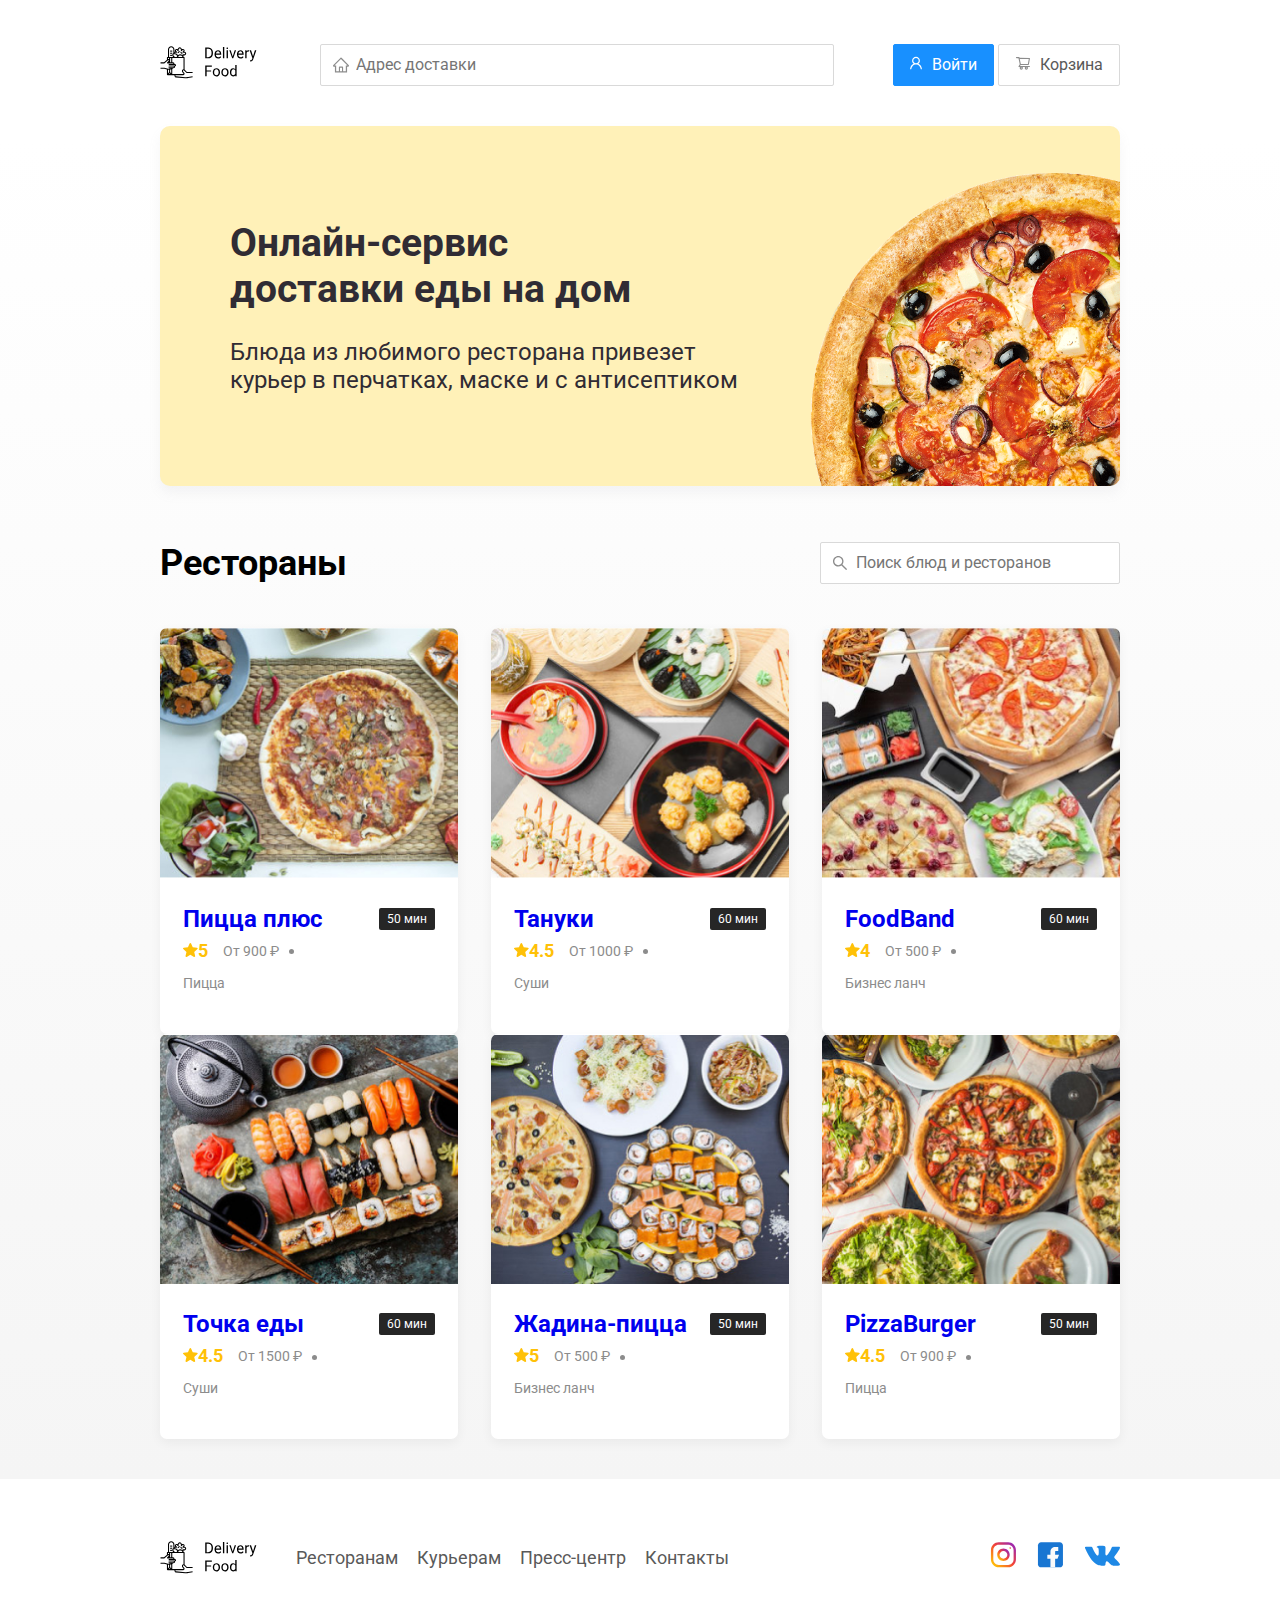
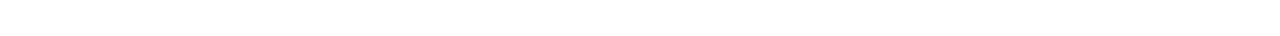
<file: index.html>
<!DOCTYPE html>
<html lang="ru">
<head>
    <meta charset="UTF-8">
    <meta name="viewport" content="width=device-width, initial-scale=1.0">
    <title>Delivery Food - доставка еды на дом </title>
    <link href="https://fonts.googleapis.com/css?family=Roboto:400,700&display=swap&subset=cyrillic" rel="stylesheet">
    <link rel="stylesheet" href="css/normalize.css">
    <link rel="stylesheet" href="css/style.css">
</head>
<body>
    <div class="container">
         <!-- header -->
        <header class="header">
            <a href="index.html" class="logo">
                <img src="img/logo.svg" alt="Logo" class="logo">
            </a>
            <input type="text" class="input input-address" placeholder="Адрес доставки">
            <div class="buttons">
                <button class="button button-primary">
                    <img src="img/user.svg" alt="user" class="button-icon">
                    <span class="button-text">Войти</span>
                </button>
                <button class="button">
                    <img src="img/shopping-cart.svg" alt="cart" class="button-icon">
                    <span class="button-text">Корзина</span>
                </button>
            </div>
        </header>
    </div>
    <!-- container -->
    <div class="main">
      <div class="container">
          <!-- Promo -->
        <section class="promo">
            <h1 class="promo-title">Онлайн-сервис <br /> доставки еды на дом</h1>
            <p class="promo-text">Блюда из любимого ресторана привезет курьер в перчатках, маске и с антисептиком</p>
        </section>

        <section class="restaurants">
            <div class="section-heading">
                <h2 class="section-title">Рестораны</h2>
                <input type="text" class="input input-search" placeholder="Поиск блюд и ресторанов">
            </div>
            <!-- cards -->
            <div class="cards">
                <a href="restaurants.html" class="card">
                    <img src="img/card-1.jpg" alt="image" class="card-image">
                    <div class="card-text">
                        <div class="card-heading">
                            <h3 class="card-title">Пицца плюс</h3>
                            <span class="card-tag tag">50 мин</span>
                        </div>
                        <!-- card-heading -->
                        <div class="card-info">
                            <div class="rating">
                                <img src="img/star.svg" alt="star" class="rating-star">5</div>
                            <div class="price">От 900 ₽</div>
                            <div class="category">Пицца </div>
                        </div>
                        <!-- /.card-info -->
                    </div>
                </a>

                <a href="restaurants.html" class="card">
                    <img src="img/card-2.jpg" alt="image" class="card-image">
                    <div class="card-text">
                        <div class="card-heading">
                            <h3 class="card-title">Тануки</h3>
                            <span class="card-tag tag">60 мин</span>
                        </div>
                        <!-- card-heading -->
                        <div class="card-info">
                            <div class="rating">
                                <img src="img/star.svg" alt="star" class="rating-star">4.5</div>
                            <div class="price">От 1000 ₽</div>
                            <div class="category">Суши</div>
                        </div>
                        <!-- /.card-info -->
                    </div>
                </a>

                <a href="restaurants.html" class="card">
                    <img src="img/card-3.jpg" alt="image" class="card-image">
                    <div class="card-text">
                        <div class="card-heading">
                            <h3 class="card-title">FoodBand </h3>
                            <span class="card-tag tag">60 мин</span>
                        </div>
                        <!-- card-heading -->
                        <div class="card-info">
                            <div class="rating">
                                <img src="img/star.svg" alt="star" class="rating-star">4</div>
                            <div class="price">От 500 ₽</div>
                            <div class="category">Бизнес ланч</div>
                        </div>
                        <!-- /.card-info -->
                    </div>
                </a>

                <a href="restaurants.html" class="card">
                    <img src="img/card-4.jpg" alt="image" class="card-image">
                    <div class="card-text">
                        <div class="card-heading">
                            <h3 class="card-title">Точка еды</h3>
                            <span class="card-tag tag">60 мин</span>
                        </div>
                        <!-- card-heading -->
                        <div class="card-info">
                            <div class="rating">
                                <img src="img/star.svg" alt="star" class="rating-star">4.5</div>
                            <div class="price">От 1500 ₽</div>
                            <div class="category">Суши</div>
                        </div>
                        <!-- /.card-info -->
                    </div>
                </a>

                <a href="restaurants.html" class="card">
                    <img src="img/card-5.jpg" alt="image" class="card-image">
                    <div class="card-text">
                        <div class="card-heading">
                            <h3 class="card-title">Жадина-пицца</h3>
                            <span class="card-tag tag">50 мин</span>
                        </div>
                        <!-- card-heading -->
                        <div class="card-info">
                            <div class="rating">
                                <img src="img/star.svg" alt="star" class="rating-star">5</div>
                            <div class="price">От 500 ₽</div>
                            <div class="category">Бизнес ланч</div>
                        </div>
                        <!-- /.card-info -->
                    </div>
                </a>
                
                <a href="restaurants.html" class="card">
                    <img src="img/card-6.jpg" alt="image" class="card-image">
                    <div class="card-text">
                        <div class="card-heading">
                            <h3 class="card-title">PizzaBurger</h3>
                            <span class="card-tag tag">50 мин</span>
                        </div>
                        <!-- card-heading -->
                        <div class="card-info">
                            <div class="rating">
                                <img src="img/star.svg" alt="star" class="rating-star">4.5</div>
                            <div class="price">От 900 ₽</div>
                            <div class="category">Пицца </div>
                        </div>
                        <!-- /.card-info -->
                    </div>
                </a>

            </div>
            <!-- cards -->
        </section>
      </div> 
    </div>
<!--main  -->
   <footer class="footer">
       <div class="container">
           <div class="footer-block">
               <img src="img/logo.svg" alt="logo" class="logo footer-logo">
               <nav class="footer-nav">
                   <a href="#" class="footer-link">Ресторанам </a>
                   <a href="#" class="footer-link">Курьерам</a>
                   <a href="#" class="footer-link">Пресс-центр</a>
                   <a href="#" class="footer-link">Контакты</a>
               </nav>
               <div class="social-links">
                   <a href="#" class="social-link"><img src="img/instagram.svg" alt="instagram"></a>
                   <a href="#" class="social-link"><img src="img/facebook.svg" alt="facebook"></a>
                   <a href="#" class="social-link"><img src="img/vk.svg" alt="vk"></a>
               </div>
           </div>
       </div>
   </footer>
</body>
</html>
</file>
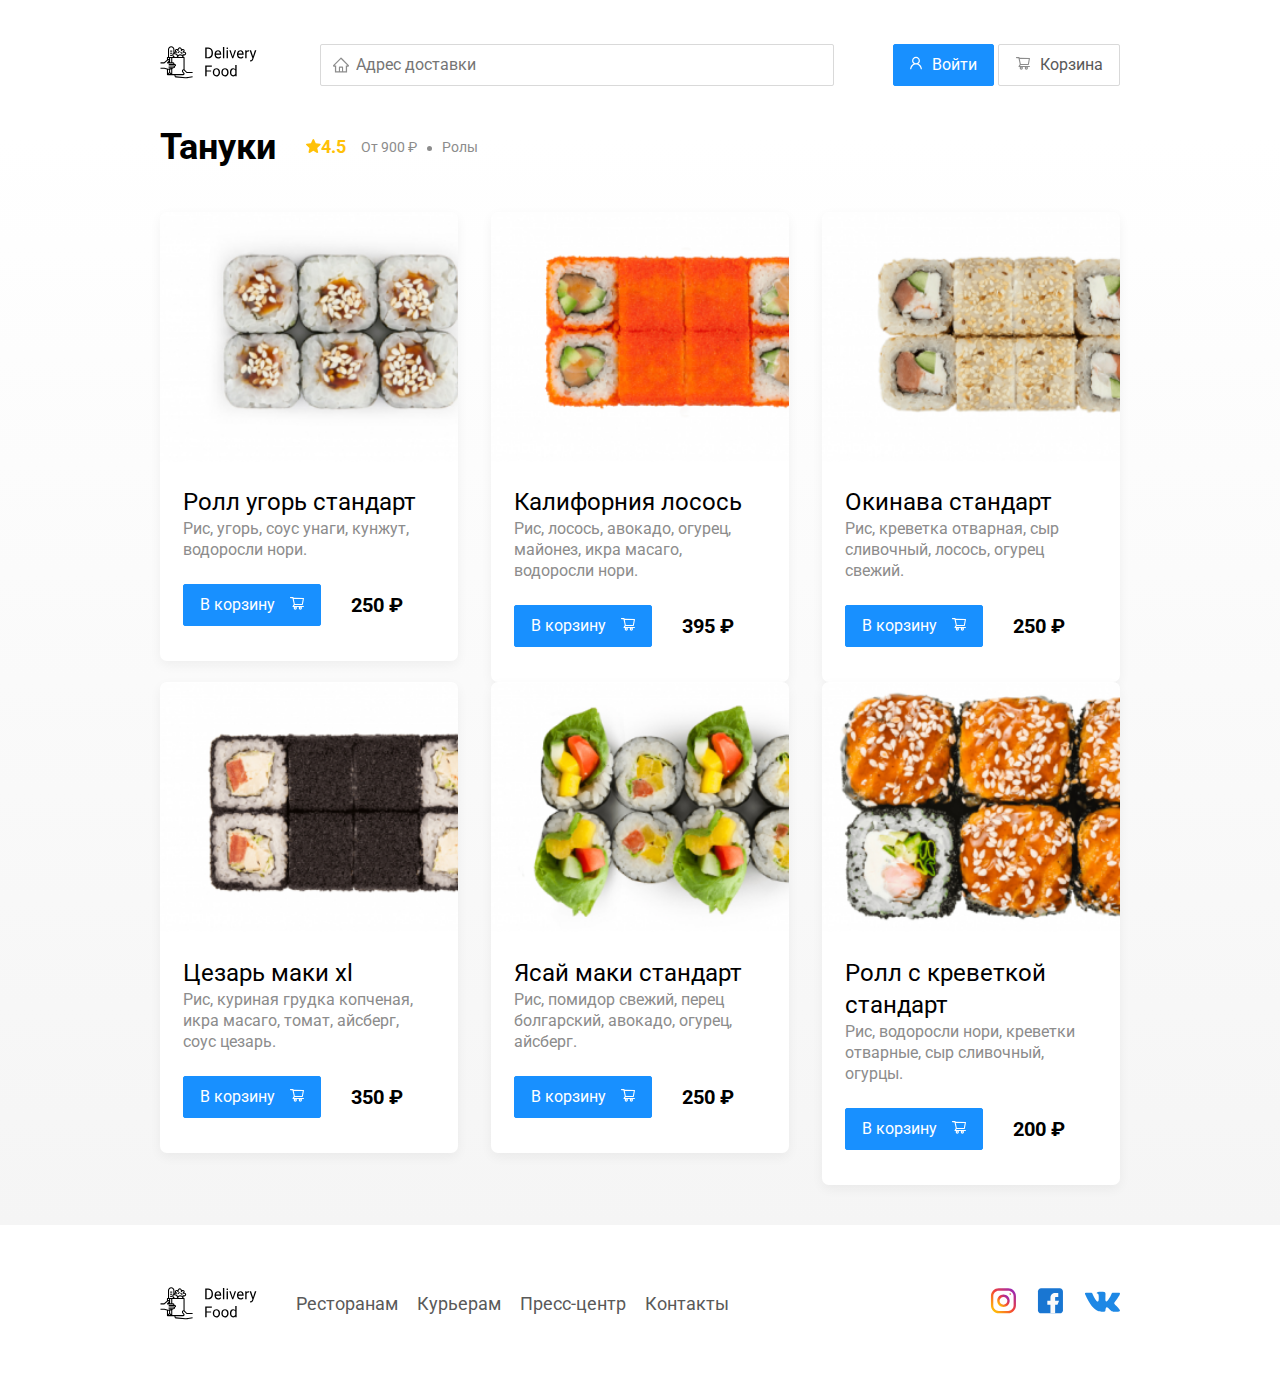
<file: restaurants.html>
<!DOCTYPE html>
<html lang="ru">
<head>
    <meta charset="UTF-8">
    <meta name="viewport" content="width=device-width, initial-scale=1.0">
    <title>PizzaBurger - доставка еды на дом </title>
    <link href="https://fonts.googleapis.com/css?family=Roboto:400,700&display=swap&subset=cyrillic" rel="stylesheet">
    <link rel="stylesheet" href="css/normalize.css">
    <link rel="stylesheet" href="css/animate.css">
    <link rel="stylesheet" href="css/style.css">
</head>
<body>
    <div class="container">
         <!-- header -->
        <header class="header">
            <a href="index.html" class="logo">
                <img src="img/logo.svg" alt="Logo" class="logo">
            </a>
            <input type="text" class="input input-address" placeholder="Адрес доставки">
            <div class="buttons">
                <button class="button button-primary">
                    <img src="img/user.svg" alt="user" class="button-icon">
                    <span class="button-text">Войти</span>
                </button>
                <button class="button" id="cart-button">
                    <img src="img/shopping-cart.svg" alt="cart" class="button-icon">
                    <span class="button-text">Корзина</span>
                </button>
            </div>
        </header>
    </div>
    <!-- container -->
    <div class="main">
      <div class="container">
        <section class="restaurants">
            <div class="section-heading">
                <h2 class="section-title">Тануки</h2>
                <div class="card-info">
                    <div class="rating">
                        <img src="img/star.svg" alt="star" class="rating-star">4.5</div>
                    <div class="price">От 900 ₽</div>
                    <div class="category">Ролы</div>
                </div>
                <!-- /.card-info -->
            </div>
            <!-- cards -->
            <div class="cards">
                <div class="card wow fadeInUp" data-wow-delay="0.2s">
                    <img src="img/card-roll-1.png" alt="image" class="card-image">
                    <div class="card-text">
                        <div class="card-heading">
                            <h3 class="card-title card-title-reg">Ролл угорь стандарт</h3>
                        </div>
                        <!-- card-heading -->
                        <div class="card-info">
                            <div class="ingredients">Рис, угорь, соус унаги, кунжут, водоросли нори.</div>
                        </div>
                        <!-- /.card-info -->
                        <div class="card-buttons">
                            <button class="button button-primary">
                                <span class="button-card-text">В корзину</span>
                                <img src="img/icon shopping.svg" alt="cart" class="button-card-img">
                            </button>
                            <strong class="card-price-bold">250 ₽</strong>
                        </div>
                    </div>
                </div>

                <div class="card wow fadeInUp" data-wow-delay="0.4s">
                    <img src="img/card-roll-2.png" alt="image" class="card-image">
                    <div class="card-text">
                        <div class="card-heading">
                            <h3 class="card-title card-title-reg">Калифорния лосось</h3>
                        </div>
                        <!-- card-heading -->
                        <div class="card-info">
                            <div class="ingredients">Рис, лосось, авокадо, огурец, майонез, икра масаго, водоросли нори.</div>
                        </div>
                        <!-- /.card-info -->
                        <div class="card-buttons">
                            <button class="button button-primary">
                                <span class="button-card-text">В корзину</span>
                                <img src="img/icon shopping.svg" alt="cart" class="button-card-img">
                            </button>
                            <strong class="card-price-bold">395 ₽</strong>
                        </div>
                    </div>

                </div>
                <div class="card wow fadeInUp" data-wow-delay="0.6s">
                    <img src="img/card-roll-3.png" alt="image" class="card-image">
                    <div class="card-text">
                        <div class="card-heading">
                            <h3 class="card-title card-title-reg">Окинава стандарт</h3>
                        </div>
                        <!-- card-heading -->
                        <div class="card-info">
                            <div class="ingredients">Рис, креветка отварная, сыр сливочный, лосось, огурец свежий.</div>
                        </div>
                        <!-- /.card-info -->
                        <div class="card-buttons">
                            <button class="button button-primary">
                                <span class="button-card-text">В корзину</span>
                                <img src="img/icon shopping.svg" alt="cart" class="button-card-img">
                            </button>
                            <strong class="card-price-bold">250 ₽</strong>
                        </div>
                    </div>
                </div>

                <div class="card wow fadeInUp" data-wow-delay="0.2s">
                    <img src="img/card-roll-4.png" alt="image" class="card-image">
                    <div class="card-text">
                        <div class="card-heading">
                            <h3 class="card-title card-title-reg">Цезарь маки хl</h3>
                        </div>
                        <!-- card-heading -->
                        <div class="card-info">
                            <div class="ingredients">Рис, куриная грудка копченая, икра масаго, томат, айсберг, соус цезарь.</div>
                        </div>
                        <!-- /.card-info -->
                        <div class="card-buttons">
                            <button class="button button-primary">
                                <span class="button-card-text">В корзину</span>
                                <img src="img/icon shopping.svg" alt="cart" class="button-card-img">
                            </button>
                            <strong class="card-price-bold">350 ₽</strong>
                        </div>
                    </div>
                </div>

                <div class="card wow fadeInUp" data-wow-delay="0.4s">
                    <img src="img/card-roll-5.png" alt="image" class="card-image">
                    <div class="card-text">
                        <div class="card-heading">
                            <h3 class="card-title card-title-reg">Ясай маки стандарт</h3>
                        </div>
                        <!-- card-heading -->
                        <div class="card-info">
                            <div class="ingredients">Рис, помидор свежий, перец болгарский, авокадо, огурец, айсберг.</div>
                        </div>
                        <!-- /.card-info -->
                        <div class="card-buttons">
                            <button class="button button-primary">
                                <span class="button-card-text">В корзину</span>
                                <img src="img/icon shopping.svg" alt="cart" class="button-card-img">
                            </button>
                            <strong class="card-price-bold">250 ₽</strong>
                        </div>
                    </div>
                </div>
                
                <div class="card wow fadeInUp" data-wow-delay="0.6s">
                    <img src="img/card-roll-6.png" alt="image" class="card-image">
                    <div class="card-text">
                        <div class="card-heading">
                            <h3 class="card-title card-title-reg">Ролл с креветкой стандарт</h3>
                        </div>
                        <!-- card-heading -->
                        <div class="card-info">
                            <div class="ingredients">Рис, водоросли нори, креветки отварные, сыр сливочный, огурцы.</div>
                        </div>
                        <!-- /.card-info -->
                        <div class="card-buttons">
                            <button class="button button-primary">
                                <span class="button-card-text">В корзину</span>
                                <img src="img/icon shopping.svg" alt="cart" class="button-card-img">
                            </button>
                            <strong class="card-price-bold">200 ₽</strong>
                        </div>
                    </div>
                </div>

            </div>
            <!-- cards -->
        </section>
      </div> 
    </div>
<!--main  -->
   <footer class="footer">
       <div class="container">
           <div class="footer-block">
               <img src="img/logo.svg" alt="logo" class="logo footer-logo">
               <nav class="footer-nav">
                   <a href="#" class="footer-link">Ресторанам </a>
                   <a href="#" class="footer-link">Курьерам</a>
                   <a href="#" class="footer-link">Пресс-центр</a>
                   <a href="#" class="footer-link">Контакты</a>
               </nav>
               <div class="social-links">
                   <a href="#" class="social-link"><img src="img/instagram.svg" alt="instagram"></a>
                   <a href="#" class="social-link"><img src="img/facebook.svg" alt="facebook"></a>
                   <a href="#" class="social-link"><img src="img/vk.svg" alt="vk"></a>
               </div>
           </div>
       </div>
   </footer>
   <div class="modal">
       <div class="modal-dialog">
           <div class="modal-header">
               <h3 class="modal-title">Корзина</h3>
               <button class="close">&times;</button>
           </div>
           <div class="modal-body">
               <div class="food-row">
                   <span class="food-name">Ролл угорь стандарт</span>
                   <strong class="food-price">250 ₽</strong>
                   <div class="food-counter">
                       <button class="counter-button">-</button>
                       <span class="counter">1</span>
                       <button class="counter-button">+</button>
                   </div>
               </div>
               <div class="food-row">
                <span class="food-name">Ролл угорь стандарт</span>
                <strong class="food-price">250 ₽</strong>
                <div class="food-counter">
                    <button class="counter-button">-</button>
                    <span class="counter">1</span>
                    <button class="counter-button">+</button>
                </div>
            </div>
            <div class="food-row">
                <span class="food-name">Ролл угорь стандарт</span>
                <strong class="food-price">250 ₽</strong>
                <div class="food-counter">
                    <button class="counter-button">-</button>
                    <span class="counter">1</span>
                    <button class="counter-button">+</button>
                </div>
            </div>
            <div class="food-row">
                <span class="food-name">Ролл угорь стандарт</span>
                <strong class="food-price">250 ₽</strong>
                <div class="food-counter">
                    <button class="counter-button">-</button>
                    <span class="counter">1</span>
                    <button class="counter-button">+</button>
                </div>
            </div>
            <div class="food-row">
                <span class="food-name">Ролл угорь стандарт</span>
                <strong class="food-price">250 ₽</strong>
                <div class="food-counter">
                    <button class="counter-button">-</button>
                    <span class="counter">1</span>
                    <button class="counter-button">+</button>
                </div>
            </div>
           </div>
           <div class="modal-footer"> 
               <span class="modal-pricetag">1250 ₽</span>   
               <div class="footer-buttons">
                   <button class="button button-primary">Оформить заказ</button>
                   <button class="button ">Отмена</button>
               </div>
           </div>
       </div>
    </div>
    <script src="js/wow.min.js"></script> 
    <script src="js/main.js"></script>
</body>
</html>
</file>
<file: css/style.css>
*{
    box-sizing: border-box;
}

body {
    font-family: 'Roboto', sans-serif;
    padding-top: 44px;
}

.container {
   max-width: 1200px;
   margin: auto; 
}

.header {
    display: flex;
    align-items: center;
    justify-content: space-between;
    margin-bottom: 40px;
}

.input {
    background: #FFFFFF;
    border: 1px solid #D9D9D9;
    border-radius: 2px;
    font-size: 16px; 
    line-height: 24px;
    padding: 8px;
    padding-left: 35px;
    background-repeat: no-repeat;
    background-position: left 11px center;
}

.input-address {
    flex: 0.8;
    background-image: url(../img/home.svg);
}

.input-search {
    width: 300px;
    background-image: url(../img/search.svg);
    margin-left: auto;
}

.buttons {
    align-items: center;
}

.button {
    padding: 8px 16px;
    background: #FFFFFF;
    border: 1px solid #D9D9D9;
    box-shadow: 0px 0px 2px rgba(0, 0, 0, 0.0015);
    border-radius: 2px;
    color: #595959;
    font-size: 16px;
    line-height: 24px;
}

.button-primary {
    background: #1890FF;
    border: 1px solid #1890FF;
    color: white;
}

.button-icon {
    margin-right: 6px;
}

.button-card-text {
    margin-right: 10px;
}

.promo {
    box-shadow: 0px 7px 12px rgba(158, 158, 163, 0.1);
    background: #FFF1B8 url(../img/promo-img.png) no-repeat top 50px right -100px / 800px;
    border-radius: 10px;
    padding: 68px 70px;  
    margin-bottom: 56px;
}

.promo-title {
    font-weight: bold; 
    font-size: 39px;
    line-height: 46px;
    color: #302C34;
}

.promo-text {
   max-width: 538px;
   font-size: 24px;
   line-height: 28px;
   color: #302C34; 
}

.main {
    background: linear-gradient(180deg, rgba(245, 245, 245, 0) 1.04%, #F5F5F5 100%);
    padding-bottom: 40px;
}

.section-heading {
    display: flex;
    align-items: center;
    margin-bottom: 44px;
}

.section-title {
    font-weight: bold;
    font-size: 36px;
    line-height: 42px;
    color: #000000;
    margin: 0;
    margin-right: 30px;
}

.cards {
    display: flex;
    align-items: flex-start;
    justify-content: space-between;
    flex-wrap: wrap;
}

.card {
    background: #FFFFFF;
    box-shadow: 0px 4px 12px rgba(0, 0, 0, 0.05);
    border-radius: 7px;
    overflow: hidden;
    flex-basis: 31%;
    text-decoration: none;
}

.card-image {
    max-width: 384px;
    height: 250px;
    object-fit: cover;
}

.card-text {
    padding: 20px 23px 35px;
}

.card-heading {
   display: flex; 
   align-items: center;
   justify-content: space-between;
}

.card-title {
    margin: 0;
    font-style: normal;
    font-weight: bold;
    font-size: 24px;
    line-height: 32px;
}

.card-title-reg {
    font-weight: 400;
}

.card-tag {
    font-style: normal;
    font-weight: normal;
    font-size: 12px;
    line-height: 20px;
    color: #FFFFFF;
    background: #262626;
    border-radius: 2px;
    padding: 1px 8px;
}

.card-info {
    display: flex; 
    align-items: center;
    flex-wrap: wrap;
}

.card-buttons {
    display: flex;
    align-items: center;
    margin-top: 24px;
}

.card-price-bold {
    font-weight: bold;
    font-size: 20px;
    line-height: 32px;
    margin-left: 30px;
}

.rating {
    margin-right: 26px;
    font-style: normal;
    font-weight: bold;
    font-size: 18px;
    line-height: 32px;
    color: #FFC107;
}

.price, 
.category {
    font-style: normal;
    font-weight: normal;
    font-size: 18px;
    line-height: 32px;
    color: #8C8C8C;
}
.category {
    text-overflow: ellipsis;
    overflow: hidden;
    white-space: nowrap;
    min-width: 150px;
}

.price {
    margin-right: 10px;
}

.ingredients {
    font-style: normal;
    font-size: 16px;
    line-height: 21px;
    color: #8C8C8C;
}

.price:after {
    content: "";
    width: 5px;
    height: 5px;
    background-color: #8C8C8C;
    display: inline-block;
    vertical-align: middle;
    border-radius: 50%;
    margin-left: 10px;
}

.footer {
    padding: 60px 0;
}

.footer-block {
    display: flex;
    justify-content: space-between;
    align-items: center;
}

.footer-link {
    display: inline-block;
    color: #595959;
    text-decoration: none;
    font-style: normal;
    font-weight: normal;
    font-size: 18px;
    line-height: 21px;
}

.footer-nav {
    margin-right: auto;
    margin-left: 35px;
}

.footer-link:not(:last-child) {
    margin-right: 15px;
}

.social-links {
    display:flex;
    align-items: center;
}

.social-link:not(:last-child) {
   margin-right: 21px;
}

.modal {
    display: none;
    position: fixed;
    left: 0;
    top: 0;
    width: 100%;
    height: 100%;
    background: rgba(0, 0, 0, 0.4);
}

.is-open {
    display: flex;
}

.modal-dialog {
    max-width: 780px;
    width: 95%;
    background: #FFFFFF;
    border-radius: 5px;
    margin: auto;
    padding: 40px 45px;
}

.modal-header {
    display: flex;
    align-items: center;
    justify-content: space-between;
    margin-bottom: 45px;
}

.close {
    font-size: 36px;
    border: none;
    background-color: transparent;
}

.modal-title {
    margin: 0;
    font-weight: bold;
    font-size: 36px;
    line-height: 42px;
    color: #000000;
}

.food-row {
    display: flex;
    align-items: flex-start;
    justify-content: space-between;
    padding-bottom: 8px;
    border-bottom: 1px solid #D9D9D9;
    margin-bottom: 15px;
}

.modal-body {
    margin-bottom: 52px;
}

.food-name {
    font-weight: normal;
    font-size: 18px;
    line-height: 32px;
}

.food-price{
    margin-left: auto;
    margin-right: 47px;
    font-weight: bold;
    font-size: 20px;
    line-height: 32px;
}

.food-counter {
    display: flex;
    align-items: center;
}

.counter-button {
    display: flex;
    align-items: center;
    justify-content: center;
    width: 39px;
    height: 32px;
    background: #FFFFFF;
    border: 1px solid #40A9FF;
    box-sizing: border-box;
    border-radius: 2px;
    font-weight: normal;
    font-size: 14px;
    line-height: 22px;
    color: #40A9FF;
}

.counter {
    font-weight: normal;
    font-size: 16px;
    line-height: 24px;
    margin-left: 10px;
    margin-right: 10px;
}

.modal-footer{
    display: flex;
    align-items: center;
    justify-content: space-between;
}

.footer-button {
    display: flex;
    align-items: center;
}

.modal-pricetag {
    background: #262626;
    border-radius: 5px;
    font-size: 20px;
    line-height: 23px;
    color: #FAFAFA;
    padding: 15px 20px;

}

@media (max-width: 1366px) {
    .container {
        max-width: 960px;
    }
    .promo {
        background-position: top 40px right -310px;
        background-size: 750px;  
    }
    .rating {
        margin-right: 15px;
    }
    .category,
    .price {
        font-size: 14px;
    } 
}

@media (max-width: 992px) {
    .container {
       max-width: 750px; 
    }
    .promo {
        padding: 50px;
        background-position: top 90px right -330px;
    }
    .promo-text {
        font-size: 18px;
        max-width: 400px;
    }
    .card {
        flex-basis: 49%;
    }
    .footer-link {
        font-size: 16px ;
    }
}

@media (max-width: 768px) {
    .container {
        max-width: 560px;
    }
    .card-info {
        flex-wrap: wrap;
    }
    .card .rating {
        flex-basis: 100%;
    }
    .promo {
        background-size: 450px;
        background-position: top -10px right -240px;
    }
    .promo-title {
        font-size: 24px;
        line-height: 1.4;
    }
    .promo-text {
        margin-top: 0;
    }
    .card-title {
        font-size: 18px;
    }
}

@media (max-width: 578px) {
    .container {
        width: 90%;
    }
    .header {
        flex-wrap: wrap;
    }
    .input-address {
        margin-top: 15px;
        order: 5;
        flex: 1;
    }
    .promo {
        background-image: none;
    }
    .promo-text {
        margin-bottom: 10px;
    }
    .section-title {
        font-size: 20px;
    }
    .card {
        flex-basis: 100%;
    }
    .card-image {
        max-width: 100%;
        width: 100%;
    }
    .footer {
        padding: 30px 0; 
    }
    .footer-block {
        align-items: flex-start;
    }
    .footer-nav {
       order: 0;
       margin-right: 0;
       margin-left: 0;
       display: flex;
       flex-direction: column;
    }
    .footer-logo {
       order: 1;
    }
    .social-links {
        order: 2;
    }
}

@media (max-width: 480px) {
    .button-text {
        display: none;
    }
    .button {
        height: 40px;
        width: 55px;   
    }
    .button-icon {
        margin: 0;
    }
    .promo {
        padding: 20px;
    }
    .section-heading {
        flex-wrap: wrap;
    }
    .footer-block {
        flex-wrap: wrap;
        flex-direction: column;
        align-items: center;
    }
    .footer-logo {
       order: 0;
       margin-bottom: 20px; 
    }
    .footer-nav {
        margin-bottom: 20px;
        text-align: center;
    }
    .footer-link:not(:last-child) {
        margin-right: 0;
    }
}
</file>
